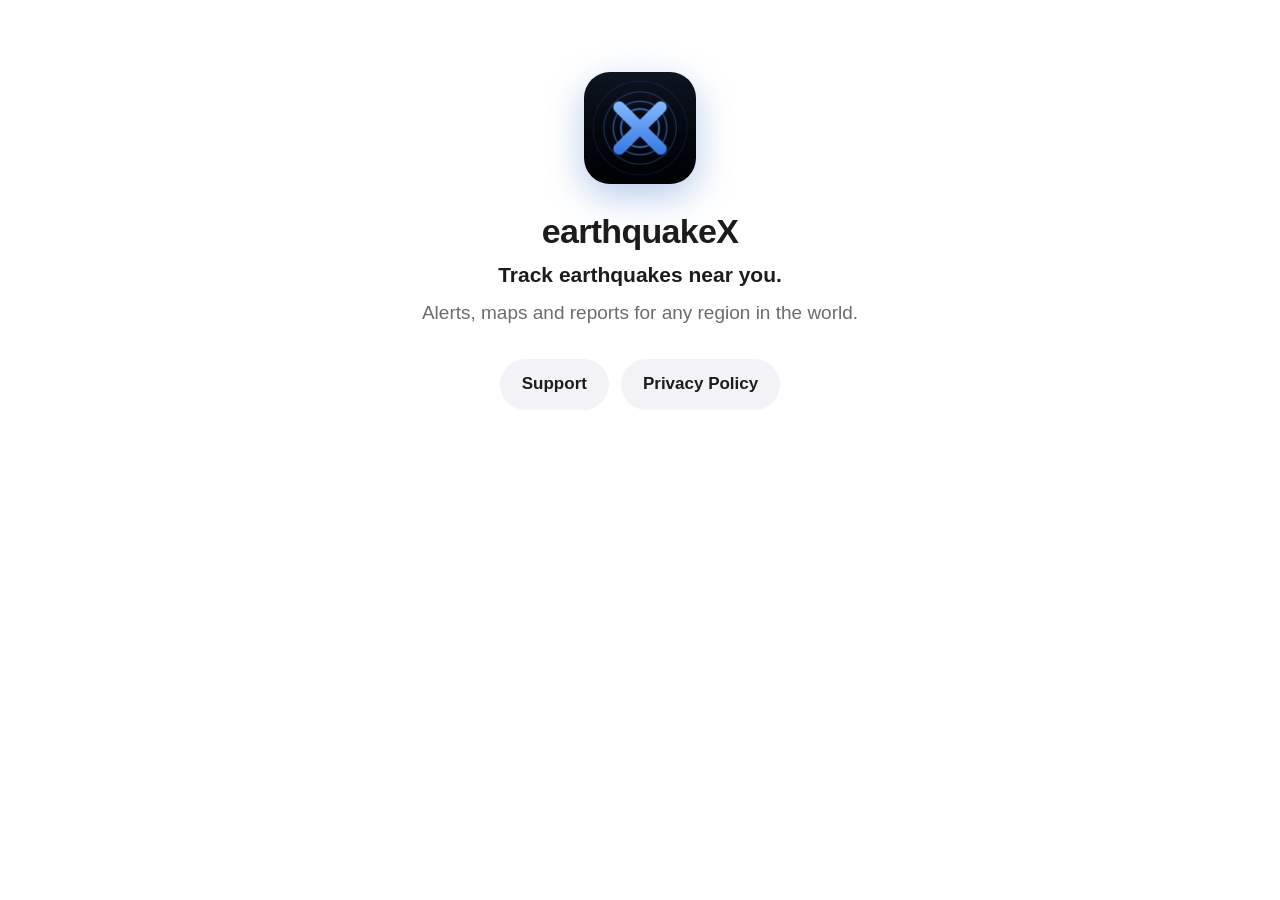
<file: index.html>
<!DOCTYPE html>
<html lang="en">
<head>
<meta charset="utf-8">
<meta name="viewport" content="width=device-width, initial-scale=1">
<title>earthquakeX</title>
<meta name="description" content="Track earthquakes near you, with official data from the USGS and EMSC.">
<link rel="icon" href="icon.png">
<link rel="apple-touch-icon" href="icon.png">
<link rel="stylesheet" href="style.css">
</head>
<body>
<main>
  <div class="hero">
    <img src="icon.png" alt="earthquakeX icon">
    <h1>earthquakeX</h1>
    <p class="slogan">Track earthquakes near you.</p>
    <p>Alerts, maps and reports for any region in the world.</p>
  </div>
  <div class="links">
    <a href="support.html">Support</a>
    <a href="privacy.html">Privacy Policy</a>
  </div>
</main>
</body>
</html>
</file>
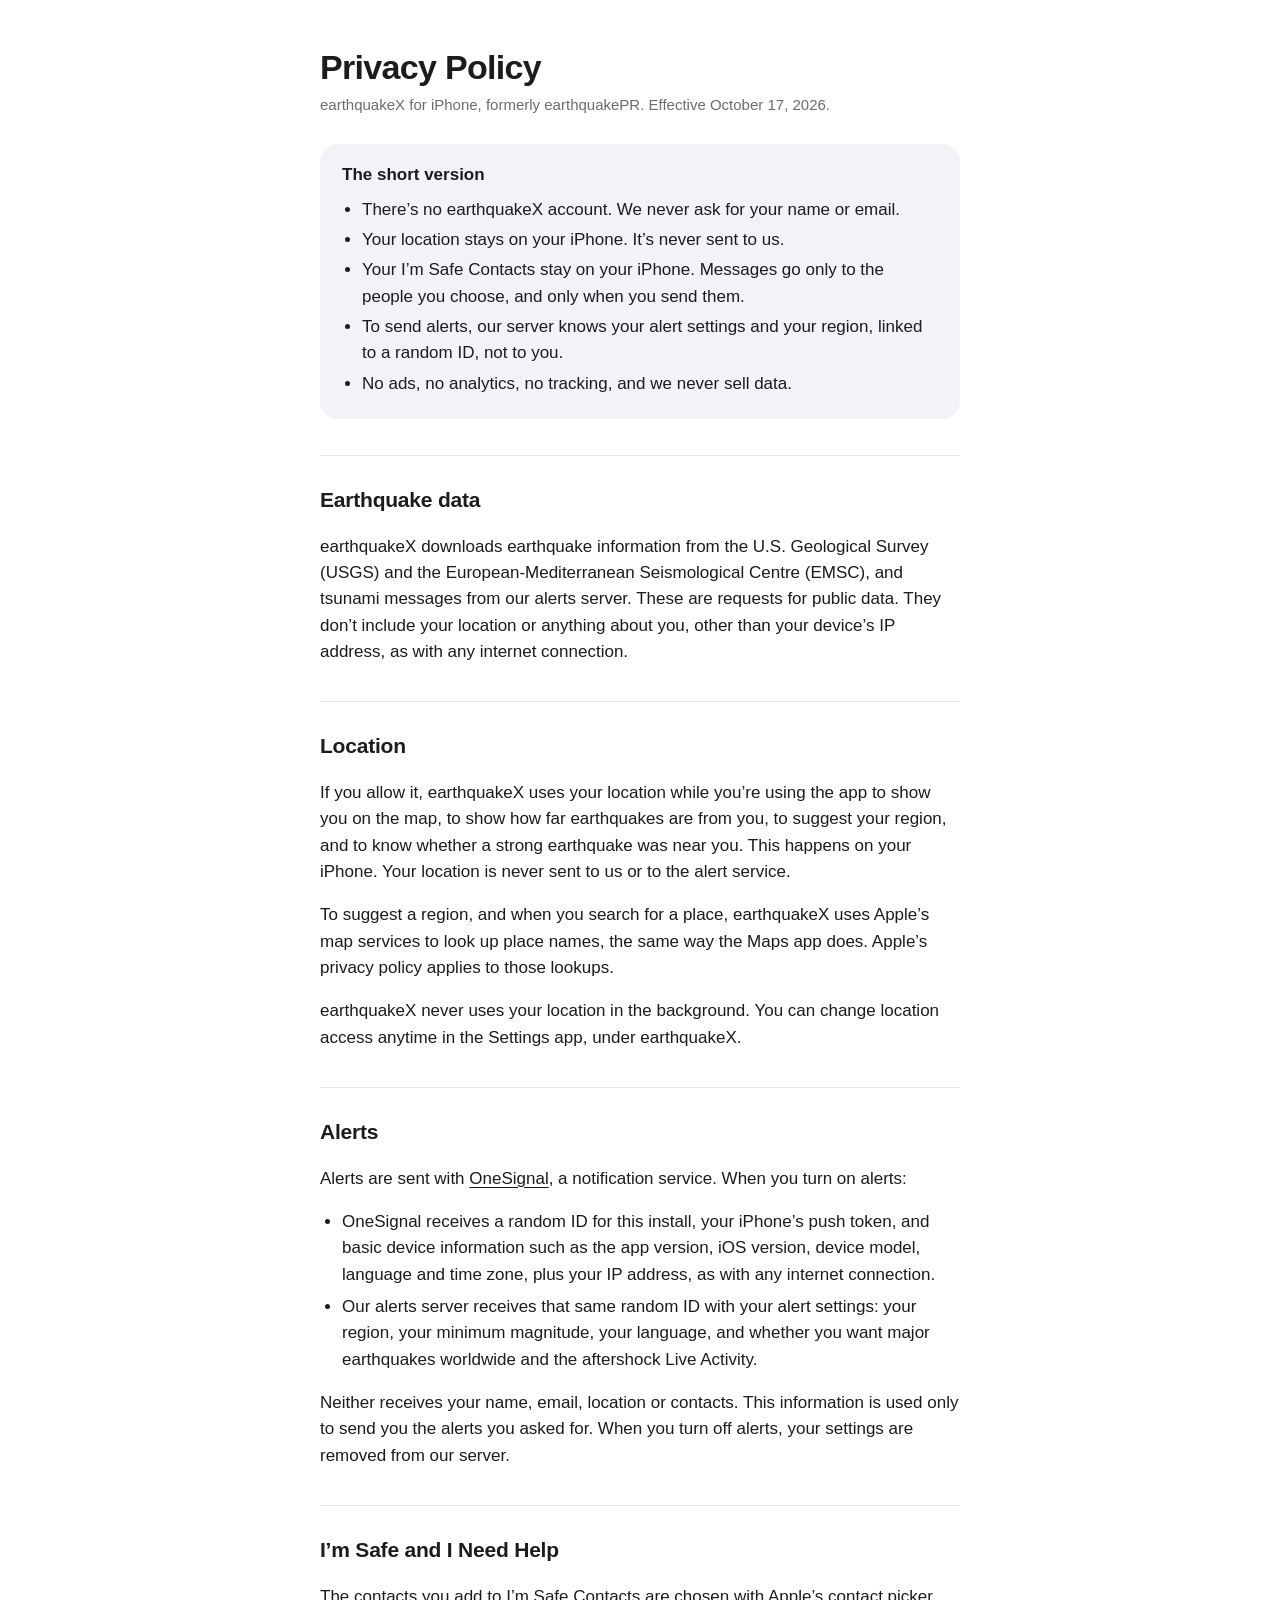
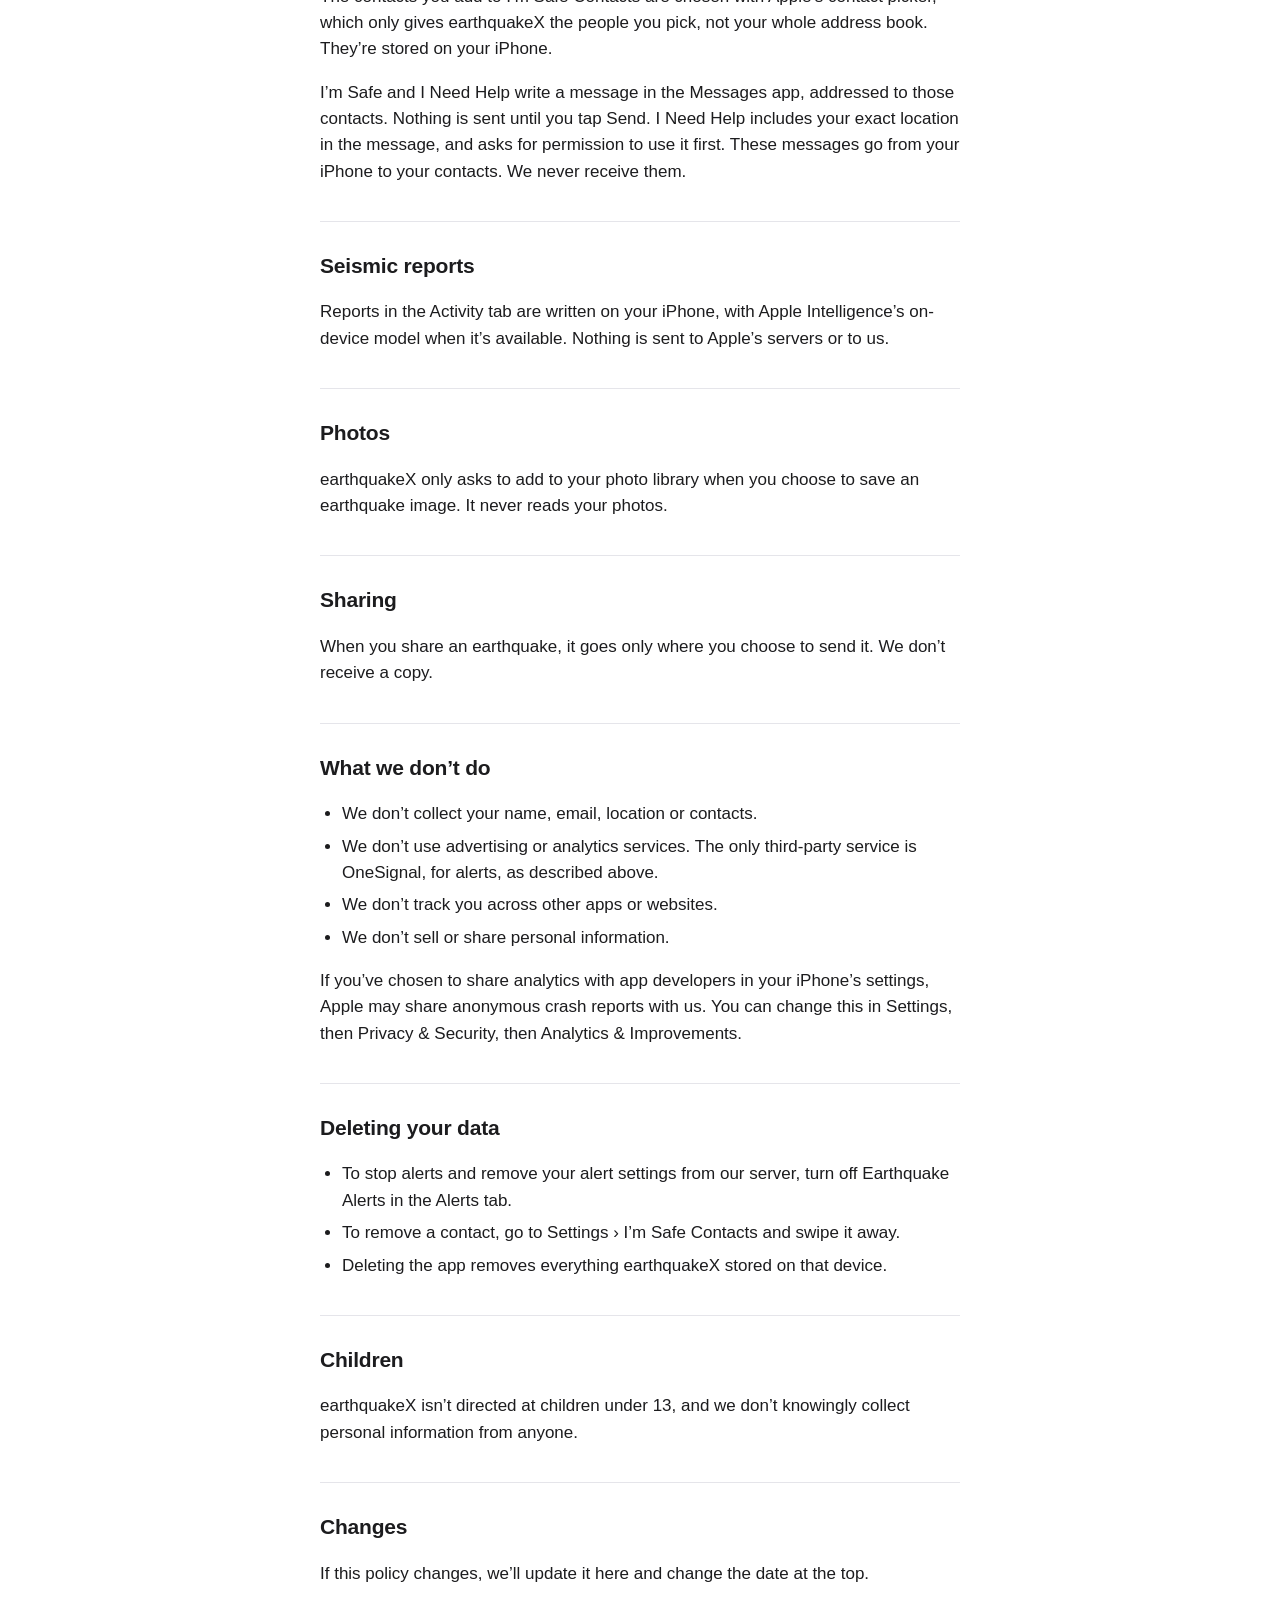
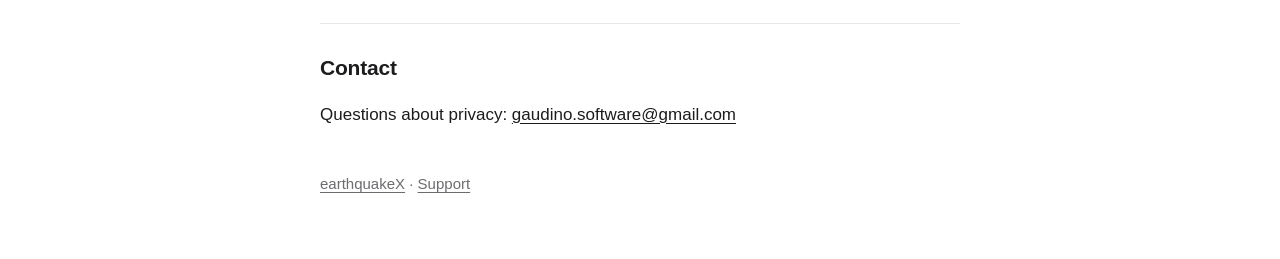
<file: privacy.html>
<!DOCTYPE html>
<html lang="en">
<head>
<meta charset="utf-8">
<meta name="viewport" content="width=device-width, initial-scale=1">
<title>earthquakeX Privacy Policy</title>
<meta name="description" content="How earthquakeX handles your information.">
<link rel="icon" href="icon.png">
<link rel="apple-touch-icon" href="icon.png">
<link rel="stylesheet" href="style.css">
</head>
<body>
<main>
  <h1>Privacy Policy</h1>
  <p class="updated">earthquakeX for iPhone, formerly earthquakePR. Effective October 17, 2026.</p>

  <div class="summary">
    <p>The short version</p>
    <ul>
      <li>There&rsquo;s no earthquakeX account. We never ask for your name or email.</li>
      <li>Your location stays on your iPhone. It&rsquo;s never sent to us.</li>
      <li>Your I&rsquo;m Safe Contacts stay on your iPhone. Messages go only to the people you choose, and only when you send them.</li>
      <li>To send alerts, our server knows your alert settings and your region, linked to a random ID, not to you.</li>
      <li>No ads, no analytics, no tracking, and we never sell data.</li>
    </ul>
  </div>

  <h2>Earthquake data</h2>
  <p>earthquakeX downloads earthquake information from the U.S. Geological Survey (USGS) and the European-Mediterranean Seismological Centre (EMSC), and tsunami messages from our alerts server. These are requests for public data. They don&rsquo;t include your location or anything about you, other than your device&rsquo;s IP address, as with any internet connection.</p>

  <h2>Location</h2>
  <p>If you allow it, earthquakeX uses your location while you&rsquo;re using the app to show you on the map, to show how far earthquakes are from you, to suggest your region, and to know whether a strong earthquake was near you. This happens on your iPhone. Your location is never sent to us or to the alert service.</p>
  <p>To suggest a region, and when you search for a place, earthquakeX uses Apple&rsquo;s map services to look up place names, the same way the Maps app does. Apple&rsquo;s privacy policy applies to those lookups.</p>
  <p>earthquakeX never uses your location in the background. You can change location access anytime in the Settings app, under earthquakeX.</p>

  <h2>Alerts</h2>
  <p>Alerts are sent with <a href="https://onesignal.com/privacy_policy">OneSignal</a>, a notification service. When you turn on alerts:</p>
  <ul>
    <li>OneSignal receives a random ID for this install, your iPhone&rsquo;s push token, and basic device information such as the app version, iOS version, device model, language and time zone, plus your IP address, as with any internet connection.</li>
    <li>Our alerts server receives that same random ID with your alert settings: your region, your minimum magnitude, your language, and whether you want major earthquakes worldwide and the aftershock Live Activity.</li>
  </ul>
  <p>Neither receives your name, email, location or contacts. This information is used only to send you the alerts you asked for. When you turn off alerts, your settings are removed from our server.</p>

  <h2>I&rsquo;m Safe and I Need Help</h2>
  <p>The contacts you add to I&rsquo;m Safe Contacts are chosen with Apple&rsquo;s contact picker, which only gives earthquakeX the people you pick, not your whole address book. They&rsquo;re stored on your iPhone.</p>
  <p>I&rsquo;m Safe and I Need Help write a message in the Messages app, addressed to those contacts. Nothing is sent until you tap Send. I Need Help includes your exact location in the message, and asks for permission to use it first. These messages go from your iPhone to your contacts. We never receive them.</p>

  <h2>Seismic reports</h2>
  <p>Reports in the Activity tab are written on your iPhone, with Apple Intelligence&rsquo;s on-device model when it&rsquo;s available. Nothing is sent to Apple&rsquo;s servers or to us.</p>

  <h2>Photos</h2>
  <p>earthquakeX only asks to add to your photo library when you choose to save an earthquake image. It never reads your photos.</p>

  <h2>Sharing</h2>
  <p>When you share an earthquake, it goes only where you choose to send it. We don&rsquo;t receive a copy.</p>

  <h2>What we don&rsquo;t do</h2>
  <ul>
    <li>We don&rsquo;t collect your name, email, location or contacts.</li>
    <li>We don&rsquo;t use advertising or analytics services. The only third-party service is OneSignal, for alerts, as described above.</li>
    <li>We don&rsquo;t track you across other apps or websites.</li>
    <li>We don&rsquo;t sell or share personal information.</li>
  </ul>
  <p>If you&rsquo;ve chosen to share analytics with app developers in your iPhone&rsquo;s settings, Apple may share anonymous crash reports with us. You can change this in Settings, then Privacy &amp; Security, then Analytics &amp; Improvements.</p>

  <h2>Deleting your data</h2>
  <ul>
    <li>To stop alerts and remove your alert settings from our server, turn off Earthquake Alerts in the Alerts tab.</li>
    <li>To remove a contact, go to Settings &rsaquo; I&rsquo;m Safe Contacts and swipe it away.</li>
    <li>Deleting the app removes everything earthquakeX stored on that device.</li>
  </ul>

  <h2>Children</h2>
  <p>earthquakeX isn&rsquo;t directed at children under 13, and we don&rsquo;t knowingly collect personal information from anyone.</p>

  <h2>Changes</h2>
  <p>If this policy changes, we&rsquo;ll update it here and change the date at the top.</p>

  <h2>Contact</h2>
  <p>Questions about privacy: <a href="mailto:gaudino.software@gmail.com">gaudino.software@gmail.com</a></p>

  <footer><a href="./">earthquakeX</a> &middot; <a href="support.html">Support</a></footer>
</main>
</body>
</html>
</file>
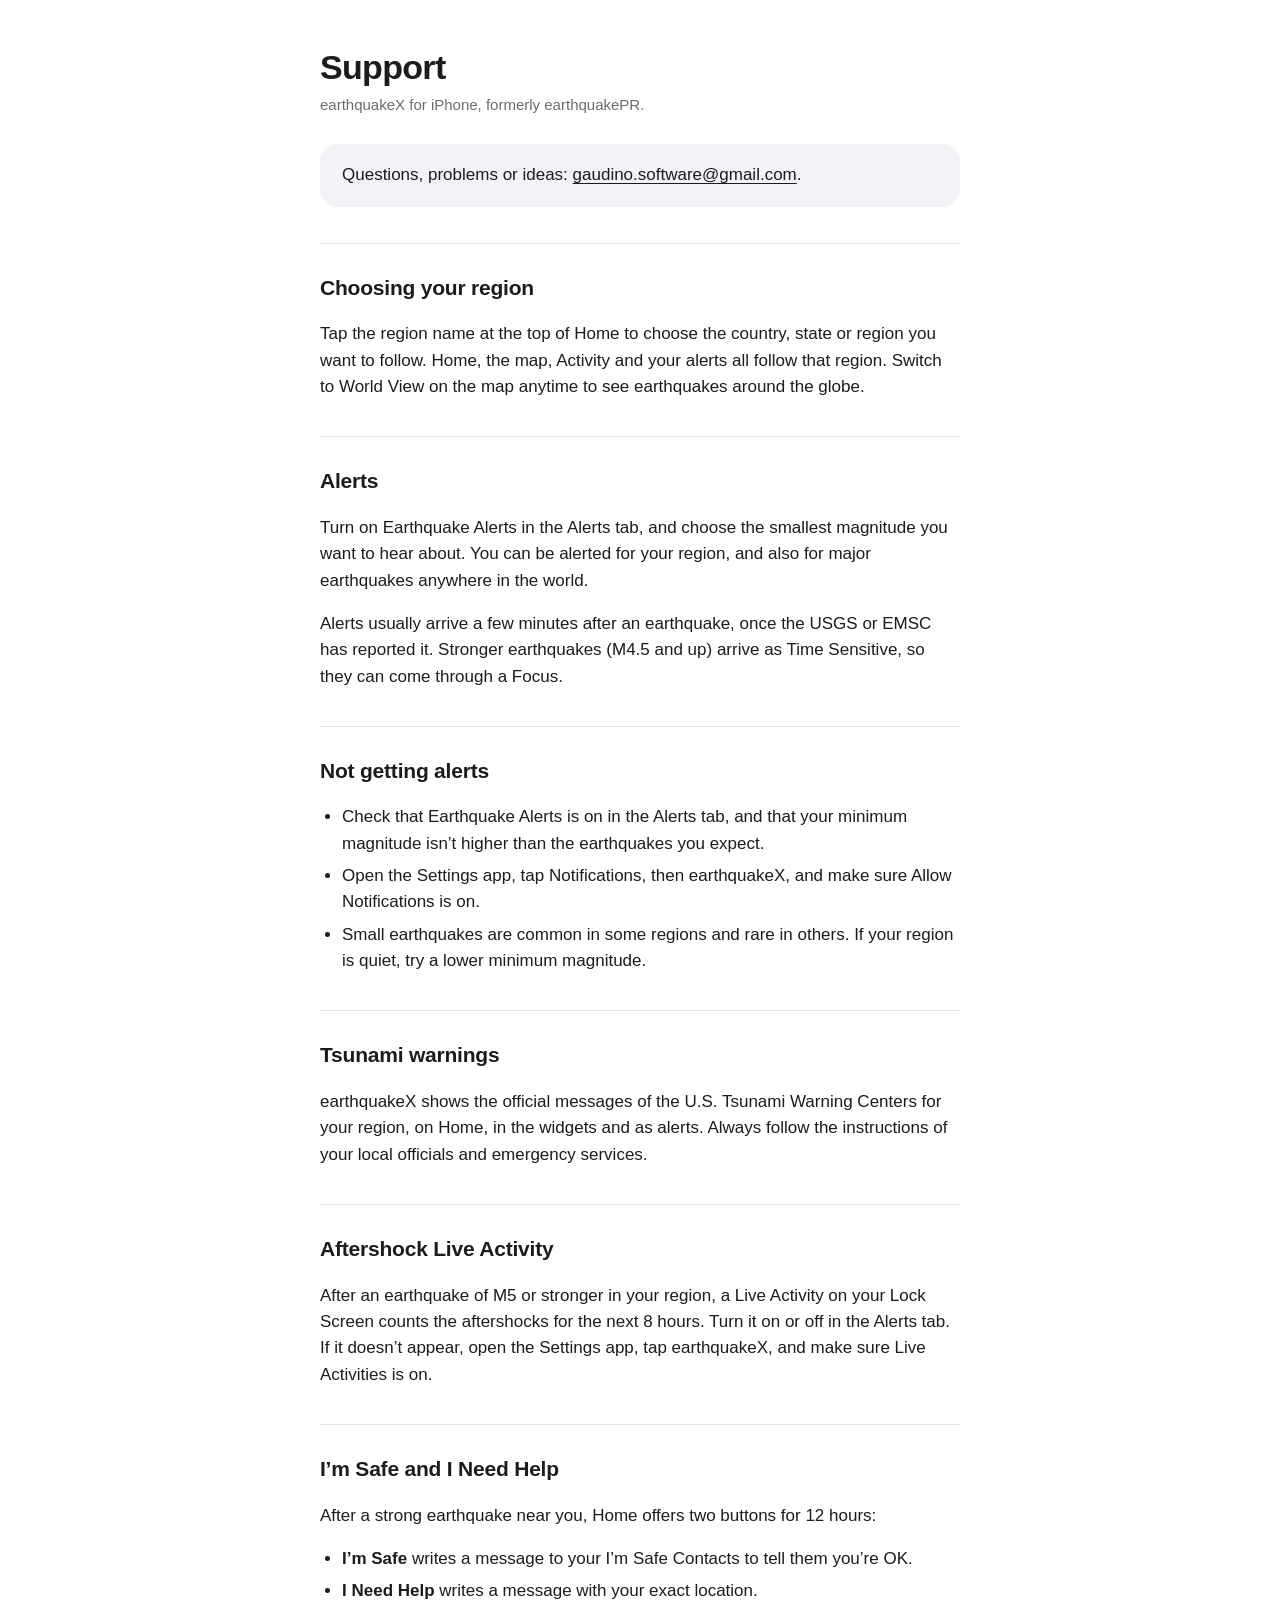
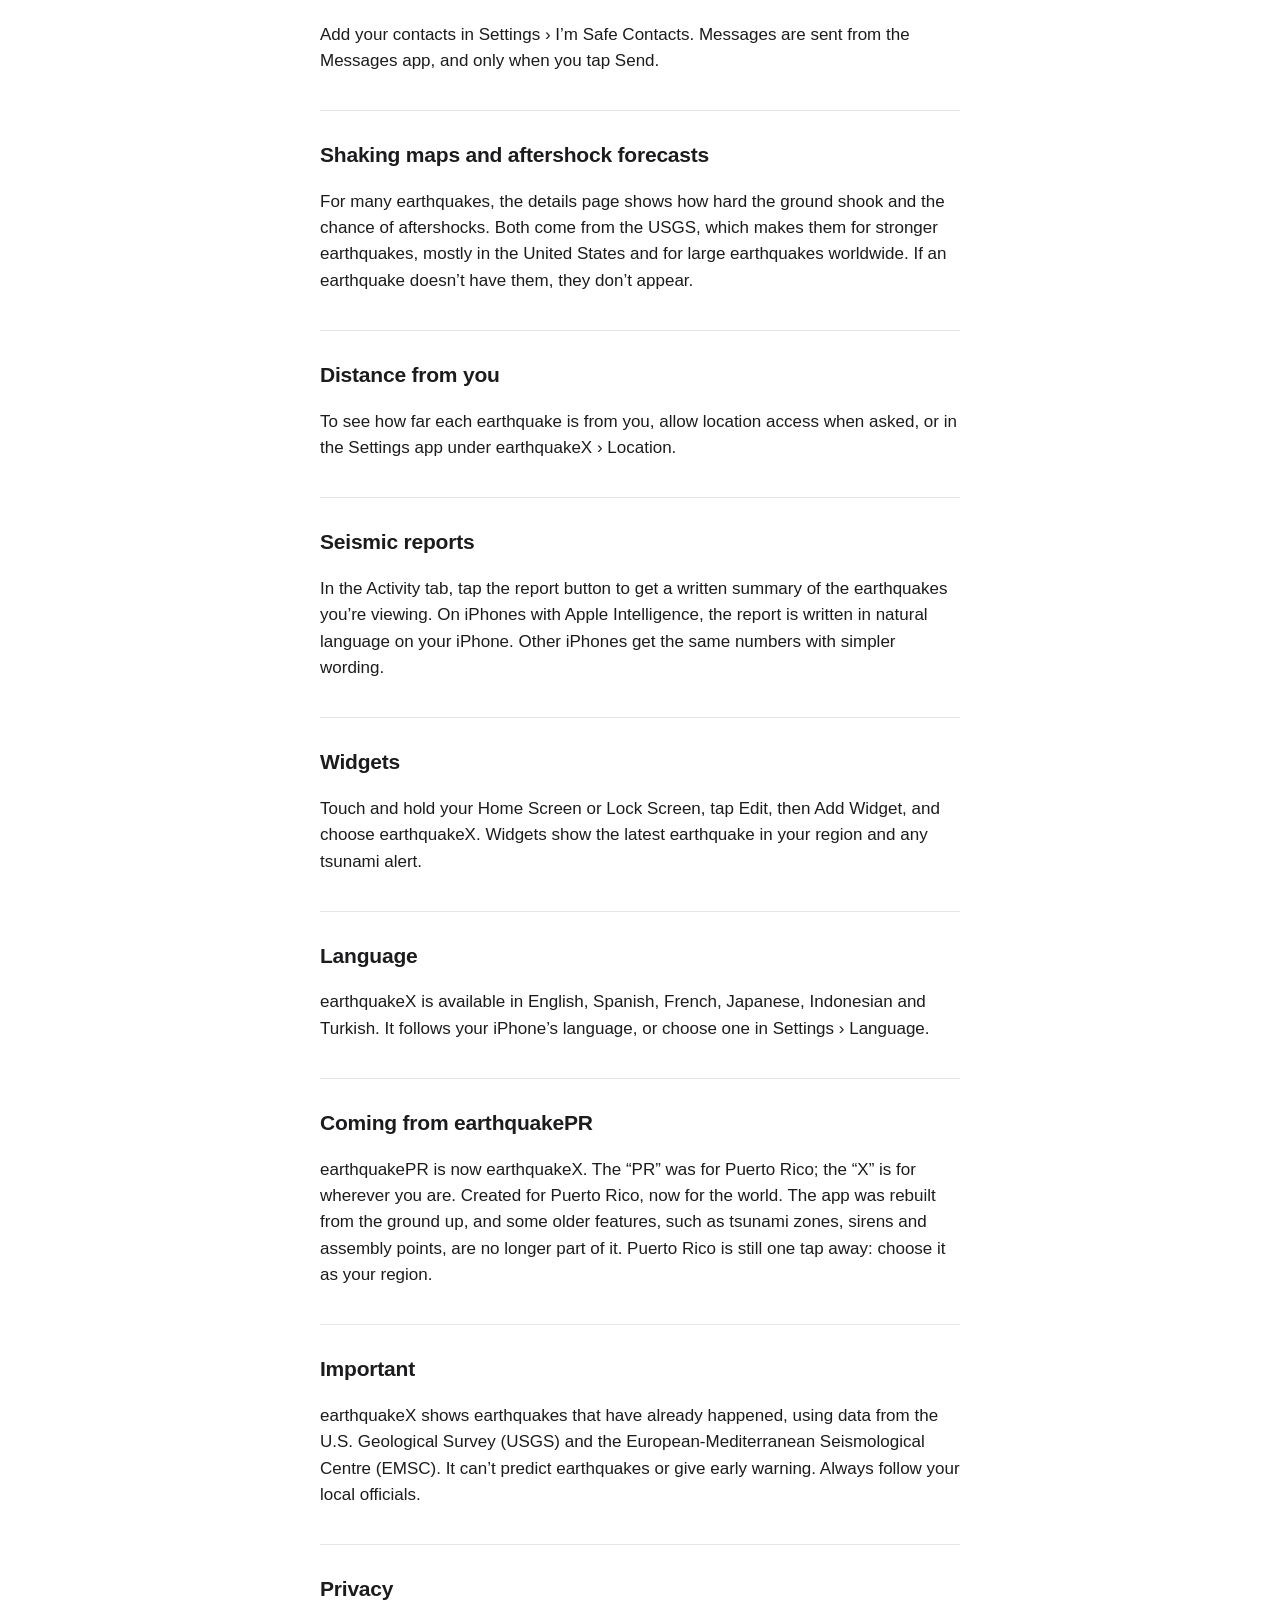
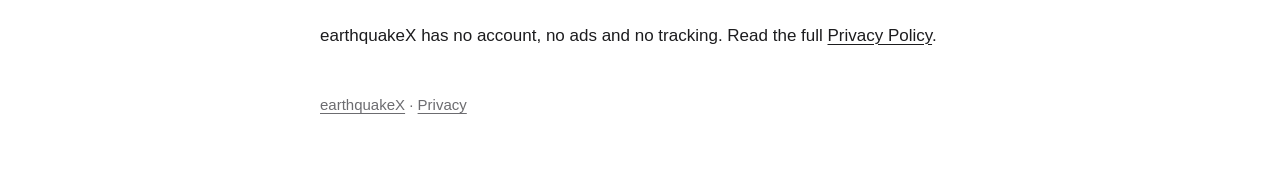
<file: support.html>
<!DOCTYPE html>
<html lang="en">
<head>
<meta charset="utf-8">
<meta name="viewport" content="width=device-width, initial-scale=1">
<title>earthquakeX Support</title>
<meta name="description" content="Help with earthquakeX.">
<link rel="icon" href="icon.png">
<link rel="apple-touch-icon" href="icon.png">
<link rel="stylesheet" href="style.css">
</head>
<body>
<main>
  <h1>Support</h1>
  <p class="updated">earthquakeX for iPhone, formerly earthquakePR.</p>

  <div class="contact">
    <p>Questions, problems or ideas: <a href="mailto:gaudino.software@gmail.com">gaudino.software@gmail.com</a>.</p>
  </div>

  <h2>Choosing your region</h2>
  <p>Tap the region name at the top of Home to choose the country, state or region you want to follow. Home, the map, Activity and your alerts all follow that region. Switch to World View on the map anytime to see earthquakes around the globe.</p>

  <h2>Alerts</h2>
  <p>Turn on Earthquake Alerts in the Alerts tab, and choose the smallest magnitude you want to hear about. You can be alerted for your region, and also for major earthquakes anywhere in the world.</p>
  <p>Alerts usually arrive a few minutes after an earthquake, once the USGS or EMSC has reported it. Stronger earthquakes (M4.5 and up) arrive as Time Sensitive, so they can come through a Focus.</p>

  <h2>Not getting alerts</h2>
  <ul>
    <li>Check that Earthquake Alerts is on in the Alerts tab, and that your minimum magnitude isn&rsquo;t higher than the earthquakes you expect.</li>
    <li>Open the Settings app, tap Notifications, then earthquakeX, and make sure Allow Notifications is on.</li>
    <li>Small earthquakes are common in some regions and rare in others. If your region is quiet, try a lower minimum magnitude.</li>
  </ul>

  <h2>Tsunami warnings</h2>
  <p>earthquakeX shows the official messages of the U.S. Tsunami Warning Centers for your region, on Home, in the widgets and as alerts. Always follow the instructions of your local officials and emergency services.</p>

  <h2>Aftershock Live Activity</h2>
  <p>After an earthquake of M5 or stronger in your region, a Live Activity on your Lock Screen counts the aftershocks for the next 8 hours. Turn it on or off in the Alerts tab. If it doesn&rsquo;t appear, open the Settings app, tap earthquakeX, and make sure Live Activities is on.</p>

  <h2>I&rsquo;m Safe and I Need Help</h2>
  <p>After a strong earthquake near you, Home offers two buttons for 12 hours:</p>
  <ul>
    <li><strong>I&rsquo;m Safe</strong> writes a message to your I&rsquo;m Safe Contacts to tell them you&rsquo;re OK.</li>
    <li><strong>I Need Help</strong> writes a message with your exact location.</li>
  </ul>
  <p>Add your contacts in Settings &rsaquo; I&rsquo;m Safe Contacts. Messages are sent from the Messages app, and only when you tap Send.</p>

  <h2>Shaking maps and aftershock forecasts</h2>
  <p>For many earthquakes, the details page shows how hard the ground shook and the chance of aftershocks. Both come from the USGS, which makes them for stronger earthquakes, mostly in the United States and for large earthquakes worldwide. If an earthquake doesn&rsquo;t have them, they don&rsquo;t appear.</p>

  <h2>Distance from you</h2>
  <p>To see how far each earthquake is from you, allow location access when asked, or in the Settings app under earthquakeX &rsaquo; Location.</p>

  <h2>Seismic reports</h2>
  <p>In the Activity tab, tap the report button to get a written summary of the earthquakes you&rsquo;re viewing. On iPhones with Apple Intelligence, the report is written in natural language on your iPhone. Other iPhones get the same numbers with simpler wording.</p>

  <h2>Widgets</h2>
  <p>Touch and hold your Home Screen or Lock Screen, tap Edit, then Add Widget, and choose earthquakeX. Widgets show the latest earthquake in your region and any tsunami alert.</p>

  <h2>Language</h2>
  <p>earthquakeX is available in English, Spanish, French, Japanese, Indonesian and Turkish. It follows your iPhone&rsquo;s language, or choose one in Settings &rsaquo; Language.</p>

  <h2>Coming from earthquakePR</h2>
  <p>earthquakePR is now earthquakeX. The &ldquo;PR&rdquo; was for Puerto Rico; the &ldquo;X&rdquo; is for wherever you are. Created for Puerto Rico, now for the world. The app was rebuilt from the ground up, and some older features, such as tsunami zones, sirens and assembly points, are no longer part of it. Puerto Rico is still one tap away: choose it as your region.</p>

  <h2>Important</h2>
  <p>earthquakeX shows earthquakes that have already happened, using data from the U.S. Geological Survey (USGS) and the European-Mediterranean Seismological Centre (EMSC). It can&rsquo;t predict earthquakes or give early warning. Always follow your local officials.</p>

  <h2>Privacy</h2>
  <p>earthquakeX has no account, no ads and no tracking. Read the full <a href="privacy.html">Privacy Policy</a>.</p>

  <footer><a href="./">earthquakeX</a> &middot; <a href="privacy.html">Privacy</a></footer>
</main>
</body>
</html>
</file>
<file: style.css>
:root {
  --bg: #ffffff;
  --text: #1c1c1e;
  --secondary: #6c6c70;
  --card: #f2f2f7;
  --rule: #e5e5ea;
}
@media (prefers-color-scheme: dark) {
  :root {
    --bg: #000000;
    --text: #f2f2f7;
    --secondary: #98989f;
    --card: #1c1c1e;
    --rule: #2c2c2e;
  }
}
* { box-sizing: border-box; }
body {
  margin: 0;
  background: var(--bg);
  color: var(--text);
  font: 17px/1.55 -apple-system, BlinkMacSystemFont, "SF Pro Text", "Helvetica Neue", Arial, sans-serif;
  -webkit-text-size-adjust: 100%;
}
main { max-width: 680px; margin: 0 auto; padding: 48px 20px 64px; }
h1 { font-size: 34px; line-height: 1.15; margin: 0 0 6px; letter-spacing: -0.02em; }
.updated { color: var(--secondary); margin: 0 0 28px; font-size: 15px; }
.summary, .contact {
  background: var(--card);
  border-radius: 18px;
  padding: 18px 22px;
  margin: 0 0 36px;
}
.summary p { margin: 0 0 8px; font-weight: 600; }
.contact p { margin: 0; }
.summary ul { margin: 0; padding-left: 20px; }
.summary li { margin: 4px 0; }
h2 {
  font-size: 21px;
  margin: 36px 0 8px;
  padding-top: 28px;
  border-top: 1px solid var(--rule);
  letter-spacing: -0.01em;
}
ul { padding-left: 22px; }
li { margin: 6px 0; }
a { color: var(--text); text-decoration-thickness: 1px; text-underline-offset: 3px; }
footer { color: var(--secondary); font-size: 15px; margin-top: 44px; }
footer a { color: var(--secondary); }
.hero { text-align: center; padding-top: 24px; }
.hero img { width: 112px; height: 112px; border-radius: 26px; box-shadow: 0 12px 36px rgba(46, 107, 198, 0.35); }
.hero h1 { margin-top: 20px; }
.hero p { color: var(--secondary); font-size: 19px; margin: 6px 0 0; }
.hero p.slogan { color: var(--text); font-size: 21px; font-weight: 600; margin-top: 8px; }
.links { display: flex; gap: 12px; justify-content: center; flex-wrap: wrap; margin: 32px 0 0; }
.links a {
  display: inline-block;
  padding: 12px 22px;
  border-radius: 999px;
  background: var(--card);
  color: var(--text);
  font-weight: 600;
  text-decoration: none;
}
</file>
